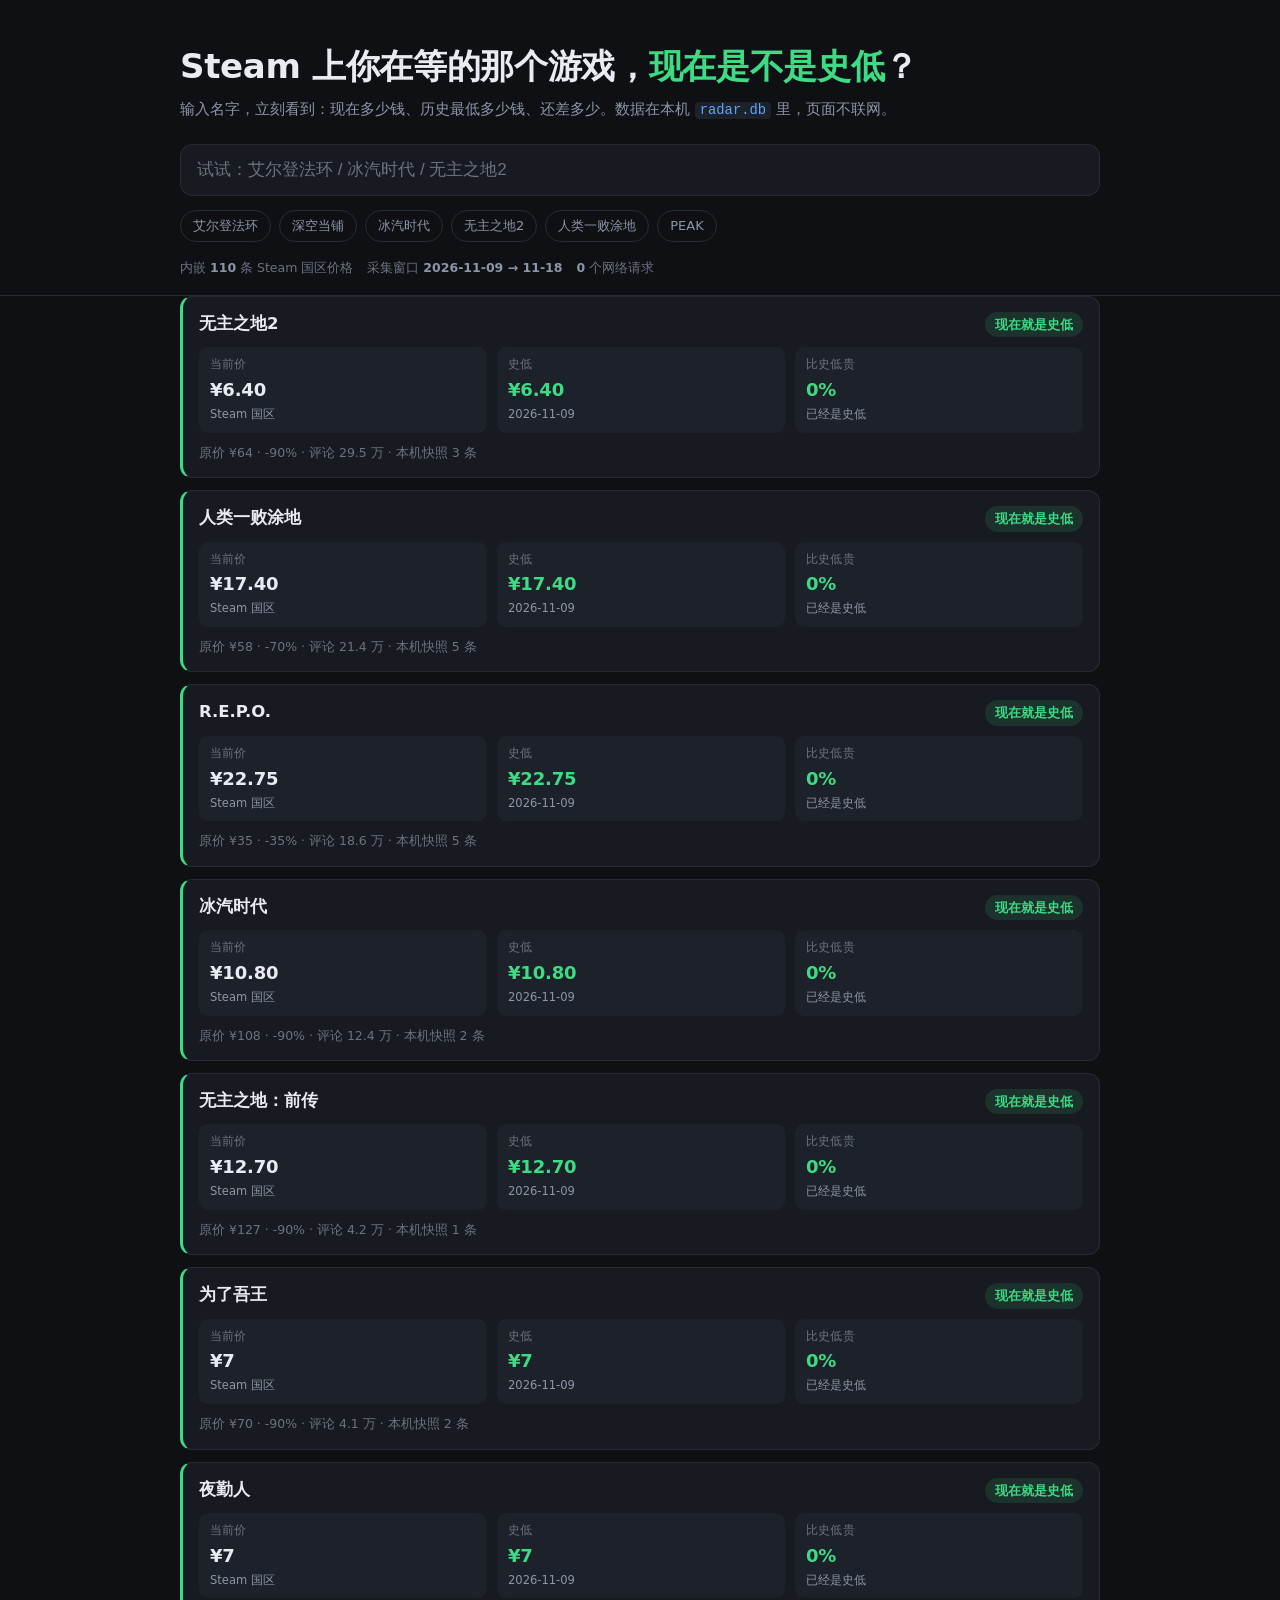
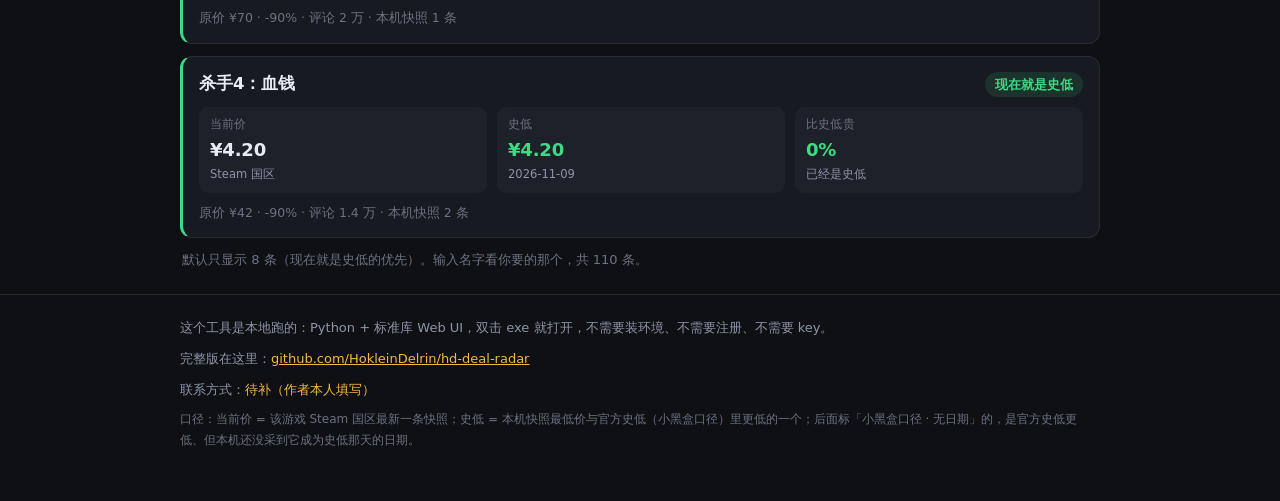
<file: docs/index.html>
<!doctype html>
<html lang="zh-CN">
<head>
<meta charset="utf-8">
<meta name="viewport" content="width=device-width, initial-scale=1">
<title>史低雷达 · 这个游戏现在是不是史低</title>
<style>
  :root{
    --bg:#0e1014; --panel:#171a21; --panel2:#1d2129; --line:#262b36;
    --fg:#e8ebf2; --muted:#8d95a8; --dim:#6b7280;
    --green:#3ddc84; --amber:#f5b83d; --blue:#60a5fa;
  }
  *{box-sizing:border-box}
  html,body{margin:0;padding:0}
  body{
    background:var(--bg); color:var(--fg);
    font:16px/1.55 -apple-system,BlinkMacSystemFont,"Segoe UI","Microsoft YaHei","PingFang SC",system-ui,sans-serif;
    -webkit-font-smoothing:antialiased;
    overflow-x:hidden;
  }
  .wrap{width:100%;max-width:960px;margin:0 auto;padding:0 20px}
  header{padding:44px 0 18px;border-bottom:1px solid var(--line)}
  h1{
    margin:0 0 10px;font-size:clamp(22px,4.4vw,34px);line-height:1.3;
    letter-spacing:-.01em;font-weight:700;
  }
  h1 em{font-style:normal;color:var(--green)}
  .sub{margin:0 0 22px;color:var(--muted);font-size:clamp(13px,2.6vw,15px)}
  .sub code{background:var(--panel2);padding:1px 5px;border-radius:4px;font-size:.92em;color:var(--blue)}
  .searchbar{position:relative;display:flex;gap:10px;align-items:center}
  #q{
    flex:1;min-width:0;width:100%;
    background:var(--panel);color:var(--fg);
    border:1px solid var(--line);border-radius:12px;
    padding:15px 46px 15px 16px;font-size:17px;
    outline:none;transition:border-color .15s,box-shadow .15s;
    -webkit-appearance:none;appearance:none;
  }
  #q::placeholder{color:var(--dim)}
  #q:focus{border-color:var(--green);box-shadow:0 0 0 3px rgba(61,220,132,.15)}
  #q::-webkit-search-cancel-button{display:none}
  #clear{
    position:absolute;right:8px;top:50%;transform:translateY(-50%);
    width:30px;height:30px;border-radius:8px;border:0;cursor:pointer;
    background:var(--panel2);color:var(--muted);font-size:16px;line-height:1;
    display:none;
  }
  #clear:hover{color:var(--fg)}
  #clear.on{display:block}
  .chips{display:flex;flex-wrap:wrap;gap:8px;margin:14px 0 0}
  .chip{
    border:1px solid var(--line);background:transparent;color:var(--muted);
    border-radius:999px;padding:6px 12px;font-size:13px;cursor:pointer;
    font-family:inherit;
  }
  .chip:hover{color:var(--fg);border-color:#3a4252;background:var(--panel)}
  .meta{margin:16px 0 0;color:var(--dim);font-size:12.5px;display:flex;flex-wrap:wrap;gap:6px 14px}
  .meta b{color:var(--muted);font-weight:600}
  main{padding:18px 0 8px}
  #list{display:flex;flex-direction:column;gap:12px}
  .card{
    background:var(--panel);border:1px solid var(--line);border-left:3px solid var(--line);
    border-radius:12px;padding:15px 16px;
  }
  .card.is-low{border-left-color:var(--green)}
  .card.is-above{border-left-color:var(--amber)}
  .head{display:flex;flex-wrap:wrap;align-items:baseline;gap:8px 10px;margin-bottom:10px}
  .name{margin:0;font-size:16.5px;font-weight:650;line-height:1.35;overflow-wrap:anywhere}
  .name mark{background:rgba(61,220,132,.22);color:var(--green);border-radius:3px;padding:0 2px}
  .en{color:var(--dim);font-size:12.5px;overflow-wrap:anywhere}
  .tag{
    margin-left:auto;font-size:12.5px;font-weight:600;border-radius:999px;
    padding:3px 10px;white-space:nowrap;
  }
  .tag.low{color:var(--green);background:rgba(61,220,132,.12)}
  .tag.above{color:var(--amber);background:rgba(245,184,61,.12)}
  .grid{display:grid;grid-template-columns:repeat(3,minmax(0,1fr));gap:10px}
  .cell{background:var(--panel2);border-radius:9px;padding:9px 11px;min-width:0}
  .k{display:block;color:var(--dim);font-size:11.5px;letter-spacing:.02em;margin-bottom:2px}
  .v{display:block;font-size:18px;font-weight:700;letter-spacing:-.01em;font-variant-numeric:tabular-nums}
  .v.low{color:var(--green)}
  .v.above{color:var(--amber)}
  .v.zero{color:var(--green)}
  .date{display:block;color:var(--muted);font-size:11.5px;margin-top:2px}
  .foot{margin:10px 0 0;color:var(--dim);font-size:12.5px;overflow-wrap:anywhere}
  .foot .wait{color:var(--muted)}
  .empty{color:var(--muted);padding:26px 4px;font-size:14.5px;line-height:1.7}
  .empty code{background:var(--panel2);padding:1px 5px;border-radius:4px;color:var(--blue)}
  .more{color:var(--dim);font-size:13px;padding:12px 2px 2px}
  footer{border-top:1px solid var(--line);margin-top:22px;padding:22px 0 42px;color:var(--muted);font-size:13px;line-height:1.75}
  footer p{margin:0 0 8px}
  footer .ph{color:var(--amber)}
  footer .note{color:var(--dim);font-size:12px}
  @media (max-width:560px){
    header{padding:30px 0 14px}
    .wrap{padding:0 14px}
    .grid{grid-template-columns:repeat(3,minmax(0,1fr));gap:7px}
    .cell{padding:8px}
    .v{font-size:15.5px}
    .date{font-size:10.5px}
    .tag{margin-left:0;font-size:12px}
    #q{font-size:16px;padding:13px 44px 13px 13px}
    .card{padding:13px 12px}
  }
  @media (max-width:360px){
    .grid{grid-template-columns:repeat(2,minmax(0,1fr))}
    .grid .cell:last-child{grid-column:span 2}
  }
</style>
</head>
<body>
<header>
  <div class="wrap">
    <h1>Steam 上你在等的那个游戏，<em>现在是不是史低</em>？</h1>
    <p class="sub">输入名字，立刻看到：现在多少钱、历史最低多少钱、还差多少。数据在本机 <code>radar.db</code> 里，页面不联网。</p>
    <div class="searchbar">
      <input id="q" type="search" placeholder="试试：艾尔登法环 / 冰汽时代 / 无主之地2" autocomplete="off" spellcheck="false" aria-label="搜索游戏">
      <button id="clear" type="button" aria-label="清空">✕</button>
    </div>
    <div class="chips" id="chips"></div>
    <div class="meta">
      <span>内嵌 <b id="total"></b> 条 Steam 国区价格</span>
      <span>采集窗口 <b>2026-11-09 → 11-18</b></span>
      <span><b>0</b> 个网络请求</span>
    </div>
  </div>
</header>

<main class="wrap">
  <div id="list"></div>
  <div class="more" id="more"></div>
</main>

<footer>
  <div class="wrap">
    <p>这个工具是本地跑的：Python + 标准库 Web UI，双击 exe 就打开，不需要装环境、不需要注册、不需要 key。</p>
    <p>完整版在这里：<a class="ph" href="https://github.com/HokleinDelrin/hd-deal-radar" target="_blank" rel="noopener">github.com/HokleinDelrin/hd-deal-radar</a></p>
    <p>联系方式：<span class="ph">待补（作者本人填写）</span></p>
    <p class="note">口径：当前价 = 该游戏 Steam 国区最新一条快照；史低 = 本机快照最低价与官方史低（小黑盒口径）里更低的一个；后面标「小黑盒口径 · 无日期」的，是官方史低更低、但本机还没采到它成为史低那天的日期。</p>
  </div>
</footer>

<script>
const GAMES = [{"appid":1600,"cn":"危险水域","name":"危险水域","now":9.6,"list":48.0,"discount":80,"low":4.8,"low_date":null,"low_source":"官方口径","reviews":374,"snaps":1,"year":""},{"appid":3900,"cn":"文明4","name":"文明4","now":12.8,"list":64.0,"discount":80,"low":9.6,"low_date":null,"low_source":"官方口径","reviews":3375,"snaps":2,"year":""},{"appid":4560,"cn":"英雄连 遗产版","name":"英雄连 遗产版","now":23.6,"list":118.0,"discount":80,"low":13.0,"low_date":null,"low_source":"官方口径","reviews":6997,"snaps":2,"year":""},{"appid":6860,"cn":"杀手4：血钱","name":"杀手4：血钱","now":4.2,"list":42.0,"discount":90,"low":4.2,"low_date":"2026-11-09","low_source":"本地快照","reviews":14034,"snaps":2,"year":""},{"appid":8930,"cn":"文明5","name":"文明5","now":23.75,"list":95.0,"discount":75,"low":9.5,"low_date":null,"low_source":"官方口径","reviews":204265,"snaps":1,"year":""},{"appid":9340,"cn":"英雄连：抵抗前线","name":"英雄连：抵抗前线","now":14.0,"list":70.0,"discount":80,"low":13.0,"low_date":null,"low_source":"官方口径","reviews":1138,"snaps":2,"year":""},{"appid":49520,"cn":"无主之地2","name":"无主之地2","now":6.4,"list":64.0,"discount":90,"low":6.4,"low_date":"2026-11-09","low_source":"本地快照","reviews":295218,"snaps":3,"year":""},{"appid":91200,"cn":"异形：地球战区","name":"异形：地球战区","now":5.76,"list":36.0,"discount":84,"low":3.6,"low_date":null,"low_source":"官方口径","reviews":4640,"snaps":1,"year":""},{"appid":102600,"cn":"兽人必须死","name":"兽人必须死","now":9.25,"list":37.0,"discount":75,"low":7.0,"low_date":null,"low_source":"官方口径","reviews":8189,"snaps":1,"year":""},{"appid":115800,"cn":"猫头鹰男孩","name":"猫头鹰男孩","now":7.6,"list":76.0,"discount":90,"low":7.6,"low_date":"2026-11-09","low_source":"本地快照","reviews":5874,"snaps":2,"year":""},{"appid":200710,"cn":"火炬之光2","name":"火炬之光2","now":13.6,"list":68.0,"discount":80,"low":9.6,"low_date":null,"low_source":"官方口径","reviews":44341,"snaps":1,"year":""},{"appid":227300,"cn":"Euro Truck Simulator 2","name":"Euro Truck Simulator 2","now":23.24,"list":92.99,"discount":75,"low":8.8,"low_date":null,"low_source":"官方口径","reviews":867404,"snaps":1,"year":"2012"},{"appid":236730,"cn":"异形2","name":"异形2","now":4.8,"list":48.0,"discount":90,"low":4.8,"low_date":"2026-11-09","low_source":"本地快照","reviews":1028,"snaps":1,"year":""},{"appid":242820,"cn":"140","name":"140","now":4.4,"list":22.0,"discount":80,"low":4.0,"low_date":null,"low_source":"官方口径","reviews":4604,"snaps":2,"year":""},{"appid":261640,"cn":"无主之地：前传","name":"无主之地：前传","now":12.7,"list":127.0,"discount":90,"low":12.7,"low_date":"2026-11-09","low_source":"本地快照","reviews":42379,"snaps":1,"year":""},{"appid":274350,"cn":"多普希","name":"多普希","now":4.2,"list":42.0,"discount":90,"low":3.6,"low_date":null,"low_source":"官方口径","reviews":2033,"snaps":2,"year":""},{"appid":279900,"cn":"灵魂原理","name":"灵魂原理","now":6.8,"list":68.0,"discount":90,"low":6.8,"low_date":"2026-11-09","low_source":"本地快照","reviews":245,"snaps":1,"year":""},{"appid":282070,"cn":"这是我的战争","name":"这是我的战争","now":7.6,"list":76.0,"discount":90,"low":3.8,"low_date":null,"low_source":"官方口径","reviews":101740,"snaps":2,"year":""},{"appid":311210,"cn":"Call of Duty®: Black Ops III","name":"Call of Duty®: Black Ops III","now":74.5,"list":298.0,"discount":75,"low":74.5,"low_date":"2026-11-18","low_source":"本地快照","reviews":null,"snaps":1,"year":"2015"},{"appid":323190,"cn":"冰汽时代","name":"冰汽时代","now":10.8,"list":108.0,"discount":90,"low":10.8,"low_date":"2026-11-09","low_source":"本地快照","reviews":123546,"snaps":2,"year":""},{"appid":323580,"cn":"巨人约顿","name":"巨人约顿","now":5.9,"list":59.0,"discount":90,"low":5.8,"low_date":null,"low_source":"官方口径","reviews":8441,"snaps":2,"year":""},{"appid":330020,"cn":"莫塔守山人","name":"莫塔守山人","now":12.0,"list":80.0,"discount":85,"low":8.0,"low_date":null,"low_source":"官方口径","reviews":20966,"snaps":1,"year":""},{"appid":355790,"cn":"冥河：黑暗碎片","name":"冥河：黑暗碎片","now":7.8,"list":78.0,"discount":90,"low":5.5,"low_date":null,"low_source":"官方口径","reviews":5956,"snaps":2,"year":""},{"appid":396750,"cn":"永恒空间","name":"永恒空间","now":7.6,"list":76.0,"discount":90,"low":3.8,"low_date":null,"low_source":"官方口径","reviews":11020,"snaps":2,"year":""},{"appid":397540,"cn":"无主之地3","name":"无主之地3","now":19.9,"list":199.0,"discount":90,"low":10.0,"low_date":null,"low_source":"官方口径","reviews":149065,"snaps":1,"year":""},{"appid":402060,"cn":"锎","name":"锎","now":3.64,"list":28.0,"discount":87,"low":2.8,"low_date":null,"low_source":"官方口径","reviews":386,"snaps":2,"year":""},{"appid":415200,"cn":"赛车经理","name":"赛车经理","now":18.0,"list":90.0,"discount":80,"low":13.5,"low_date":null,"low_source":"官方口径","reviews":13636,"snaps":2,"year":""},{"appid":431960,"cn":"Wallpaper Engine：壁纸引擎","name":"Wallpaper Engine：壁纸引擎","now":22.9,"list":22.9,"discount":0,"low":17.0,"low_date":null,"low_source":"官方口径","reviews":894458,"snaps":5,"year":"2018"},{"appid":435100,"cn":"黑暗迷途","name":"黑暗迷途","now":14.9,"list":149.0,"discount":90,"low":14.0,"low_date":null,"low_source":"官方口径","reviews":797,"snaps":2,"year":""},{"appid":446800,"cn":"狂热运输","name":"狂热运输","now":10.8,"list":108.0,"discount":90,"low":10.8,"low_date":"2026-11-09","low_source":"本地快照","reviews":10722,"snaps":2,"year":""},{"appid":458770,"cn":"WRC 6 FIA世界拉力锦标赛","name":"WRC 6 FIA世界拉力锦标赛","now":5.0,"list":50.0,"discount":90,"low":5.0,"low_date":"2026-11-09","low_source":"本地快照","reviews":1445,"snaps":2,"year":""},{"appid":476600,"cn":"Call of Duty®: WWII","name":"Call of Duty®: WWII","now":74.5,"list":298.0,"discount":75,"low":74.5,"low_date":"2026-11-18","low_source":"本地快照","reviews":null,"snaps":1,"year":"2017"},{"appid":477160,"cn":"人类一败涂地","name":"人类一败涂地","now":17.4,"list":58.0,"discount":70,"low":17.4,"low_date":"2026-11-09","low_source":"本地快照","reviews":213640,"snaps":5,"year":""},{"appid":512790,"cn":"奎恩：不死的思想","name":"奎恩：不死的思想","now":7.8,"list":78.0,"discount":90,"low":7.8,"low_date":"2026-11-09","low_source":"本地快照","reviews":3544,"snaps":2,"year":""},{"appid":527230,"cn":"为了吾王","name":"为了吾王","now":7.0,"list":70.0,"discount":90,"low":7.0,"low_date":"2026-11-09","low_source":"本地快照","reviews":41487,"snaps":2,"year":""},{"appid":530950,"cn":"巨塔57","name":"巨塔57","now":3.9,"list":39.0,"discount":90,"low":3.9,"low_date":"2026-11-09","low_source":"本地快照","reviews":786,"snaps":1,"year":""},{"appid":606150,"cn":"夜勤人","name":"夜勤人","now":7.0,"list":70.0,"discount":90,"low":7.0,"low_date":"2026-11-09","low_source":"本地快照","reviews":19913,"snaps":1,"year":""},{"appid":678950,"cn":"龙珠斗士Z","name":"龙珠斗士Z","now":31.68,"list":198.0,"discount":84,"low":29.7,"low_date":null,"low_source":"官方口径","reviews":72976,"snaps":2,"year":""},{"appid":718590,"cn":"黑暗献祭","name":"黑暗献祭","now":7.0,"list":70.0,"discount":90,"low":7.0,"low_date":"2026-11-09","low_source":"本地快照","reviews":2344,"snaps":2,"year":""},{"appid":735580,"cn":"11-11: 回忆复述","name":"11-11: 回忆复述","now":10.2,"list":68.0,"discount":85,"low":10.0,"low_date":null,"low_source":"官方口径","reviews":1977,"snaps":2,"year":""},{"appid":756510,"cn":"Tube2K","name":"Tube2K","now":22.0,"list":22.0,"discount":0,"low":22.0,"low_date":"2026-11-09","low_source":"本地快照","reviews":null,"snaps":5,"year":""},{"appid":774241,"cn":"战锤：混沌祸根","name":"战锤：混沌祸根","now":8.8,"list":176.0,"discount":95,"low":8.8,"low_date":"2026-11-09","low_source":"本地快照","reviews":6072,"snaps":2,"year":""},{"appid":940580,"cn":"FIA欧洲卡车锦标赛","name":"FIA欧洲卡车锦标赛","now":9.0,"list":90.0,"discount":90,"low":9.0,"low_date":"2026-11-09","low_source":"本地快照","reviews":381,"snaps":2,"year":""},{"appid":966670,"cn":"The Wanderer: Frankenstein’s Creature","name":"The Wanderer: Frankenstein’s Creature","now":5.4,"list":54.0,"discount":90,"low":5.4,"low_date":"2026-11-09","low_source":"本地快照","reviews":290,"snaps":2,"year":""},{"appid":1004750,"cn":"WRC 8 FIA世界拉力锦标赛","name":"WRC 8 FIA世界拉力锦标赛","now":9.0,"list":90.0,"discount":90,"low":9.0,"low_date":"2026-11-09","low_source":"本地快照","reviews":2031,"snaps":2,"year":""},{"appid":1066780,"cn":"狂热运输2","name":"狂热运输2","now":27.2,"list":136.0,"discount":80,"low":13.6,"low_date":null,"low_source":"官方口径","reviews":27627,"snaps":1,"year":""},{"appid":1067540,"cn":"洛基：北欧怪奇之旅","name":"洛基：北欧怪奇之旅","now":9.9,"list":99.0,"discount":90,"low":9.9,"low_date":"2026-11-09","low_source":"本地快照","reviews":2890,"snaps":1,"year":""},{"appid":1211600,"cn":"隔离区-丧尸末日生存","name":"隔离区-丧尸末日生存","now":28.8,"list":48.0,"discount":40,"low":19.2,"low_date":null,"low_source":"官方口径","reviews":3315,"snaps":5,"year":"2026"},{"appid":1227690,"cn":"断钢","name":"断钢","now":5.6,"list":80.0,"discount":93,"low":4.0,"low_date":null,"low_source":"官方口径","reviews":7113,"snaps":4,"year":""},{"appid":1245620,"cn":"艾尔登法环","name":"艾尔登法环","now":298.0,"list":298.0,"discount":0,"low":178.8,"low_date":null,"low_source":"官方口径","reviews":1056677,"snaps":1,"year":""},{"appid":1283400,"cn":"钢之崛起","name":"钢之崛起","now":13.7,"list":137.0,"discount":90,"low":10.9,"low_date":null,"low_source":"官方口径","reviews":5416,"snaps":2,"year":""},{"appid":1299510,"cn":"吸血鬼：避世血族-绝唱","name":"吸血鬼：避世血族-绝唱","now":7.7,"list":77.0,"discount":90,"low":7.7,"low_date":"2026-11-09","low_source":"本地快照","reviews":433,"snaps":2,"year":""},{"appid":1335230,"cn":"堇的天空","name":"堇的天空","now":3.64,"list":26.0,"discount":86,"low":3.6,"low_date":null,"low_source":"官方口径","reviews":848,"snaps":1,"year":""},{"appid":1342620,"cn":"狼人：启示录-森林之心","name":"狼人：启示录-森林之心","now":5.0,"list":50.0,"discount":90,"low":5.0,"low_date":"2026-11-09","low_source":"本地快照","reviews":1018,"snaps":2,"year":""},{"appid":1345940,"cn":"Anagrams","name":"Anagrams","now":33.0,"list":33.0,"discount":0,"low":6.6,"low_date":null,"low_source":"官方口径","reviews":19,"snaps":5,"year":""},{"appid":1364100,"cn":"黑暗科幻冒险","name":"黑暗科幻冒险","now":5.0,"list":50.0,"discount":90,"low":5.0,"low_date":"2026-11-09","low_source":"本地快照","reviews":2471,"snaps":2,"year":""},{"appid":1502560,"cn":"蓝精灵：毒叶大作战","name":"蓝精灵：毒叶大作战","now":6.2,"list":62.0,"discount":90,"low":6.2,"low_date":"2026-11-09","low_source":"本地快照","reviews":545,"snaps":2,"year":""},{"appid":1519090,"cn":"欢迎来到帕拉迪泽","name":"欢迎来到帕拉迪泽","now":10.8,"list":108.0,"discount":90,"low":10.8,"low_date":"2026-11-09","low_source":"本地快照","reviews":1107,"snaps":2,"year":""},{"appid":1553000,"cn":"战地医院","name":"战地医院","now":5.4,"list":108.0,"discount":95,"low":5.4,"low_date":"2026-11-09","low_source":"本地快照","reviews":1074,"snaps":4,"year":""},{"appid":1619520,"cn":"纵横命途","name":"纵横命途","now":19.5,"list":78.0,"discount":75,"low":19.5,"low_date":"2026-11-09","low_source":"本地快照","reviews":1340,"snaps":4,"year":""},{"appid":1658920,"cn":"王冠之战：黑王子","name":"王冠之战：黑王子","now":3.85,"list":77.0,"discount":95,"low":3.85,"low_date":"2026-11-09","low_source":"本地快照","reviews":491,"snaps":3,"year":""},{"appid":1771300,"cn":"天国：拯救2","name":"天国：拯救2","now":75.24,"list":228.0,"discount":67,"low":75.24,"low_date":"2026-11-18","low_source":"本地快照","reviews":null,"snaps":1,"year":"2025"},{"appid":1912380,"cn":"Soccer Story","name":"Soccer Story","now":7.0,"list":70.0,"discount":90,"low":7.0,"low_date":"2026-11-09","low_source":"本地快照","reviews":124,"snaps":2,"year":""},{"appid":1933000,"cn":"月之深渊","name":"月之深渊","now":68.6,"list":98.0,"discount":30,"low":68.6,"low_date":"2026-11-09","low_source":"本地快照","reviews":null,"snaps":2,"year":""},{"appid":1985810,"cn":"Call of Duty®: Black Ops Cold War","name":"Call of Duty®: Black Ops Cold War","now":74.5,"list":298.0,"discount":75,"low":74.5,"low_date":"2026-11-18","low_source":"本地快照","reviews":null,"snaps":1,"year":"2023"},{"appid":2017080,"cn":"Nickelodeon All-Star Brawl 2","name":"Nickelodeon All-Star Brawl 2","now":16.8,"list":168.0,"discount":90,"low":16.8,"low_date":"2026-11-09","low_source":"本地快照","reviews":1619,"snaps":2,"year":""},{"appid":2055450,"cn":"Command & Control: Spec Ops (Remastered)","name":"Command & Control: Spec Ops (Remastered)","now":11.05,"list":13.0,"discount":15,"low":11.05,"low_date":"2026-11-18","low_source":"本地快照","reviews":null,"snaps":1,"year":"2026"},{"appid":2121910,"cn":"Bunny Eureka","name":"Bunny Eureka","now":10.8,"list":18.0,"discount":40,"low":10.8,"low_date":"2026-11-18","low_source":"本地快照","reviews":null,"snaps":1,"year":"2026"},{"appid":2138710,"cn":"Sifu","name":"Sifu","now":34.75,"list":139.0,"discount":75,"low":34.75,"low_date":"2026-11-15","low_source":"本地快照","reviews":null,"snaps":1,"year":"2023"},{"appid":2223980,"cn":"Nomad Drive","name":"Nomad Drive","now":48.6,"list":54.0,"discount":10,"low":48.6,"low_date":"2026-11-09","low_source":"本地快照","reviews":null,"snaps":5,"year":""},{"appid":2384980,"cn":"Cafe Simulator","name":"Cafe Simulator","now":37.8,"list":54.0,"discount":30,"low":37.8,"low_date":"2026-11-18","low_source":"本地快照","reviews":null,"snaps":1,"year":"2026"},{"appid":2396240,"cn":"蒸汽世界：劫掠2","name":"蒸汽世界：劫掠2","now":21.6,"list":108.0,"discount":80,"low":21.6,"low_date":"2026-11-09","low_source":"本地快照","reviews":1885,"snaps":2,"year":""},{"appid":2406770,"cn":"Bodycam","name":"Bodycam","now":102.4,"list":128.0,"discount":20,"low":102.4,"low_date":"2026-11-15","low_source":"本地快照","reviews":null,"snaps":1,"year":"2024"},{"appid":2638080,"cn":"勇者小队全灭了。","name":"勇者小队全灭了。","now":61.2,"list":68.0,"discount":10,"low":61.2,"low_date":"2026-11-15","low_source":"本地快照","reviews":null,"snaps":1,"year":"2026"},{"appid":2677970,"cn":"Intergalactic Defenders","name":"Intergalactic Defenders","now":15.3,"list":18.0,"discount":15,"low":15.3,"low_date":"2026-11-15","low_source":"本地快照","reviews":null,"snaps":1,"year":"2026"},{"appid":2806540,"cn":"Travellin Cats Advent Calendar","name":"Travellin Cats Advent Calendar","now":28.05,"list":33.0,"discount":15,"low":28.05,"low_date":"2026-11-09","low_source":"本地快照","reviews":null,"snaps":5,"year":""},{"appid":2854620,"cn":"末日战车：丧尸废土","name":"末日战车：丧尸废土","now":24.75,"list":33.0,"discount":25,"low":24.75,"low_date":"2026-11-18","low_source":"本地快照","reviews":null,"snaps":1,"year":"2026"},{"appid":2868840,"cn":"Slay the Spire 2","name":"Slay the Spire 2","now":70.4,"list":88.0,"discount":20,"low":70.4,"low_date":"2026-11-15","low_source":"本地快照","reviews":null,"snaps":1,"year":"2026"},{"appid":3024130,"cn":"泡泡镇餐厅物语","name":"泡泡镇餐厅物语","now":28.8,"list":48.0,"discount":40,"low":28.8,"low_date":"2026-11-09","low_source":"本地快照","reviews":null,"snaps":5,"year":""},{"appid":3218350,"cn":"Melvor Idle 2: A RuneScape Adventure","name":"Melvor Idle 2: A RuneScape Adventure","now":52.2,"list":58.0,"discount":10,"low":52.2,"low_date":"2026-11-18","low_source":"本地快照","reviews":null,"snaps":1,"year":"2026"},{"appid":3240220,"cn":"Grand Theft Auto V 增强版","name":"Grand Theft Auto V 增强版","now":149.0,"list":149.0,"discount":0,"low":149.0,"low_date":"2026-11-18","low_source":"本地快照","reviews":null,"snaps":1,"year":"2025"},{"appid":3241660,"cn":"R.E.P.O.","name":"R.E.P.O.","now":22.75,"list":35.0,"discount":35,"low":22.75,"low_date":"2026-11-09","low_source":"本地快照","reviews":185642,"snaps":5,"year":""},{"appid":3321460,"cn":"红色沙漠：增强版","name":"红色沙漠：增强版","now":214.4,"list":268.0,"discount":20,"low":214.4,"low_date":"2026-11-18","low_source":"本地快照","reviews":null,"snaps":1,"year":"2026"},{"appid":3415530,"cn":"Ballardo: Roguelike Billiards","name":"Ballardo: Roguelike Billiards","now":32.0,"list":32.0,"discount":0,"low":9.6,"low_date":null,"low_source":"官方口径","reviews":null,"snaps":5,"year":""},{"appid":3433110,"cn":"像素影院物语","name":"像素影院物语","now":40.5,"list":45.0,"discount":10,"low":40.5,"low_date":"2026-11-09","low_source":"本地快照","reviews":null,"snaps":5,"year":""},{"appid":3527290,"cn":"PEAK","name":"PEAK","now":20.46,"list":33.0,"discount":38,"low":16.5,"low_date":null,"low_source":"官方口径","reviews":null,"snaps":5,"year":"2025"},{"appid":3748520,"cn":"畸域零","name":"畸域零","now":74.4,"list":93.0,"discount":20,"low":74.4,"low_date":"2026-11-09","low_source":"本地快照","reviews":null,"snaps":3,"year":""},{"appid":3768760,"cn":"007 初露锋芒","name":"007 初露锋芒","now":202.8,"list":338.0,"discount":40,"low":178.8,"low_date":null,"low_source":"官方口径","reviews":null,"snaps":5,"year":""},{"appid":3809270,"cn":"Euro Truck Simulator 2 - Coaches","name":"Euro Truck Simulator 2 - Coaches","now":75.39,"list":75.39,"discount":0,"low":75.39,"low_date":"2026-11-15","low_source":"本地快照","reviews":null,"snaps":1,"year":"2026"},{"appid":3816120,"cn":"重生2我独自逆袭","name":"重生2我独自逆袭","now":46.4,"list":58.0,"discount":20,"low":46.4,"low_date":"2026-11-15","low_source":"本地快照","reviews":null,"snaps":1,"year":"2026"},{"appid":3832200,"cn":"Save the Forest","name":"Save the Forest","now":46.8,"list":52.0,"discount":10,"low":46.8,"low_date":"2026-11-18","low_source":"本地快照","reviews":null,"snaps":1,"year":"2026"},{"appid":3922480,"cn":"Racing League Evolution","name":"Racing League Evolution","now":26.0,"list":26.0,"discount":0,"low":26.0,"low_date":"2026-11-15","low_source":"本地快照","reviews":null,"snaps":1,"year":"2026"},{"appid":4066520,"cn":"相信直觉","name":"相信直觉","now":27.2,"list":34.0,"discount":20,"low":27.2,"low_date":"2026-11-18","low_source":"本地快照","reviews":null,"snaps":1,"year":"2026"},{"appid":4080220,"cn":"EA SPORTS FC™ 27","name":"EA SPORTS FC™ 27","now":248.0,"list":248.0,"discount":0,"low":248.0,"low_date":"2026-11-18","low_source":"本地快照","reviews":null,"snaps":1,"year":"2026"},{"appid":4115450,"cn":"影之刃零","name":"影之刃零","now":268.0,"list":268.0,"discount":0,"low":268.0,"low_date":"2026-11-09","low_source":"本地快照","reviews":null,"snaps":5,"year":"2026"},{"appid":4184810,"cn":"枪奶酪外星人","name":"枪奶酪外星人","now":25.6,"list":32.0,"discount":20,"low":25.6,"low_date":"2026-11-09","low_source":"本地快照","reviews":null,"snaps":5,"year":""},{"appid":4206910,"cn":"Kimbap Heaven Simulator","name":"Kimbap Heaven Simulator","now":50.15,"list":59.0,"discount":15,"low":41.3,"low_date":null,"low_source":"官方口径","reviews":null,"snaps":5,"year":""},{"appid":4212960,"cn":"Tisuland","name":"Tisuland","now":10.4,"list":13.0,"discount":20,"low":10.4,"low_date":"2026-11-15","low_source":"本地快照","reviews":null,"snaps":1,"year":"2026"},{"appid":4348910,"cn":"深空当铺：可能是偷的","name":"深空当铺：可能是偷的","now":55.0,"list":55.0,"discount":0,"low":49.5,"low_date":"2026-11-09","low_source":"本地快照","reviews":null,"snaps":6,"year":"2026"},{"appid":4435490,"cn":"Call of Duty®: Modern Warfare® 4","name":"Call of Duty®: Modern Warfare® 4","now":298.0,"list":298.0,"discount":0,"low":298.0,"low_date":"2026-11-09","low_source":"本地快照","reviews":null,"snaps":5,"year":"2026"},{"appid":4444310,"cn":"Rend","name":"Rend","now":25.0,"list":25.0,"discount":0,"low":25.0,"low_date":"2026-11-09","low_source":"本地快照","reviews":null,"snaps":5,"year":""},{"appid":4459590,"cn":"转运军团 - Slotbound","name":"转运军团 - Slotbound","now":37.8,"list":42.0,"discount":10,"low":37.8,"low_date":"2026-11-15","low_source":"本地快照","reviews":null,"snaps":1,"year":"2026"},{"appid":4459600,"cn":"PICK A BOO","name":"PICK A BOO","now":24.8,"list":31.0,"discount":20,"low":24.8,"low_date":"2026-11-09","low_source":"本地快照","reviews":null,"snaps":5,"year":""},{"appid":4492480,"cn":"抽号小队","name":"抽号小队","now":26.1,"list":29.0,"discount":10,"low":26.1,"low_date":"2026-11-09","low_source":"本地快照","reviews":null,"snaps":5,"year":""},{"appid":4530370,"cn":"足球经理27","name":"足球经理27","now":268.0,"list":268.0,"discount":0,"low":241.2,"low_date":"2026-11-09","low_source":"本地快照","reviews":null,"snaps":5,"year":"2026"},{"appid":4611240,"cn":"Music Manager","name":"Music Manager","now":47.2,"list":59.0,"discount":20,"low":47.2,"low_date":"2026-11-09","low_source":"本地快照","reviews":null,"snaps":4,"year":""},{"appid":4767740,"cn":"The Inspector","name":"The Inspector","now":18.7,"list":22.0,"discount":15,"low":18.7,"low_date":"2026-11-09","low_source":"本地快照","reviews":null,"snaps":4,"year":""},{"appid":4786370,"cn":"Yokai Idle","name":"Yokai Idle","now":22.0,"list":22.0,"discount":0,"low":22.0,"low_date":"2026-11-09","low_source":"本地快照","reviews":null,"snaps":4,"year":""},{"appid":4863540,"cn":"Progress98","name":"Progress98","now":10.8,"list":18.0,"discount":40,"low":10.8,"low_date":"2026-11-09","low_source":"本地快照","reviews":null,"snaps":4,"year":""},{"appid":4920280,"cn":"喵呜风云","name":"喵呜风云","now":13.5,"list":15.0,"discount":10,"low":13.5,"low_date":"2026-11-09","low_source":"本地快照","reviews":null,"snaps":4,"year":""}];

const el = (id) => document.getElementById(id);
const listEl = el('list'), moreEl = el('more'), qEl = el('q'), clearEl = el('clear');

function esc(s){
  return String(s).replace(/[&<>"']/g, c => ({'&':'&amp;','<':'&lt;','>':'&gt;','"':'&quot;',"'":'&#39;'}[c]));
}
function money(n){
  const s = (Math.round(n * 100) / 100).toFixed(2).replace(/\.00$/, '');
  return '¥' + s;
}
function reviewText(n){
  if (!n) return null;
  return n >= 10000 ? (n / 10000).toFixed(1).replace(/\.0$/, '') + ' 万' : String(n);
}
// 匹配：中文名 / 英文名 / appid / 开发商
function match(g, kw){
  if (!kw) return true;
  const k = kw.toLowerCase().trim();
  return g.cn.toLowerCase().includes(k) || (g.name || '').toLowerCase().includes(k)
       || String(g.appid).includes(k) || (g.year || '') === k;
}
function highlight(text, kw){
  const safe = esc(text);
  if (!kw) return safe;
  const k = kw.trim();
  if (!k) return safe;
  const i = text.toLowerCase().indexOf(k.toLowerCase());
  if (i < 0) return safe;
  return esc(text.slice(0, i)) + '<mark>' + esc(text.slice(i, i + k.length)) + '</mark>' + esc(text.slice(i + k.length));
}

function card(g, kw){
  const atLow = g.now <= g.low + 0.005;
  const diff = atLow ? 0 : (g.now / g.low - 1) * 100;
  const cls = atLow ? 'is-low' : 'is-above';
  const date = g.low_date ? g.low_date : '小黑盒口径 · 无日期';
  const bits = [];
  if (g.list && g.list > g.now + 0.005) bits.push('原价 ' + money(g.list));
  if (g.discount) bits.push('-' + g.discount + '%');
  const rv = reviewText(g.reviews);
  if (rv) bits.push('评论 ' + rv);
  bits.push('本机快照 ' + g.snaps + ' 条');
  const advice = atLow ? '已经是史低' : '等回 ' + money(g.low);
  return '<article class="card ' + cls + '">'
    + '<div class="head">'
    +   '<h2 class="name">' + highlight(g.cn, kw) + (g.name && g.name !== g.cn ? ' <span class="en">' + highlight(g.name, kw) + '</span>' : '') + '</h2>'
    +   '<span class="tag ' + (atLow ? 'low' : 'above') + '">' + (atLow ? '现在就是史低' : '还比史低贵 ' + diff.toFixed(0) + '%') + '</span>'
    + '</div>'
    + '<div class="grid">'
    +   '<div class="cell"><span class="k">当前价</span><span class="v">' + money(g.now) + '</span><span class="date">Steam 国区</span></div>'
    +   '<div class="cell"><span class="k">史低</span><span class="v low">' + money(g.low) + '</span><span class="date">' + esc(date) + '</span></div>'
    +   '<div class="cell"><span class="k">比史低贵</span><span class="v ' + (atLow ? 'zero' : 'above') + '">' + (atLow ? '0%' : '+' + diff.toFixed(1) + '%') + '</span><span class="date">' + esc(advice) + '</span></div>'
    + '</div>'
    + '<p class="foot">' + esc(bits.join(' · ')) + '</p>'
    + '</article>';
}

function render(){
  const kw = qEl.value.trim();
  clearEl.classList.toggle('on', !!kw);
  const hits = GAMES.filter(g => match(g, kw));
  const show = kw ? hits.slice(0, 40) : hits.slice(0, 8);
  if (!hits.length){
    listEl.innerHTML = '<p class="empty">没搜到「' + esc(kw) + '」。<br>内嵌数据只有 <code>' + GAMES.length + '</code> 条（这台机器上真采到价的游戏），换个名字试试。</p>';
    moreEl.textContent = '';
    return;
  }
  listEl.innerHTML = show.map(g => card(g, kw)).join('');
  if (hits.length > show.length){
    moreEl.textContent = kw
      ? '还有 ' + (hits.length - show.length) + ' 条匹配，把名字打全一点能缩到几条。'
      : '默认只显示 8 条（现在就是史低的优先）。输入名字看你要的那个，共 ' + hits.length + ' 条。';
  } else {
    moreEl.textContent = kw ? '共 ' + hits.length + ' 条匹配' : '';
  }
}

// 点开就能玩：给几个一定存在的例子
const CHIPS = ['艾尔登法环', '深空当铺', '冰汽时代', '无主之地2', '人类一败涂地', 'PEAK'];
function initChips(){
  el('chips').innerHTML = CHIPS.map(c => '<button class="chip" type="button">' + esc(c) + '</button>').join('');
  el('chips').addEventListener('click', e => {
    const b = e.target.closest('.chip');
    if (!b) return;
    qEl.value = b.textContent;
    render();
    qEl.focus();
  });
}

// 排序：现在就是史低的优先 → 评论多（认得出来的）优先 → 折扣大的优先
GAMES.sort((a, b) => {
  const la = a.now <= a.low + 0.005 ? 0 : 1, lb = b.now <= b.low + 0.005 ? 0 : 1;
  if (la !== lb) return la - lb;
  if ((b.reviews || 0) !== (a.reviews || 0)) return (b.reviews || 0) - (a.reviews || 0);
  return (b.discount || 0) - (a.discount || 0);
});

el('total').textContent = GAMES.length;
initChips();
qEl.addEventListener('input', render);
clearEl.addEventListener('click', () => { qEl.value = ''; render(); qEl.focus(); });
qEl.addEventListener('keydown', e => { if (e.key === 'Escape'){ qEl.value = ''; render(); } });

// 支持 #q=名字 直接进入某个搜索结果（截图 / 分享用）
const hq = new URLSearchParams(location.hash.slice(1)).get('q');
if (hq) qEl.value = hq;
render();
</script>
</body>
</html>
</file>
